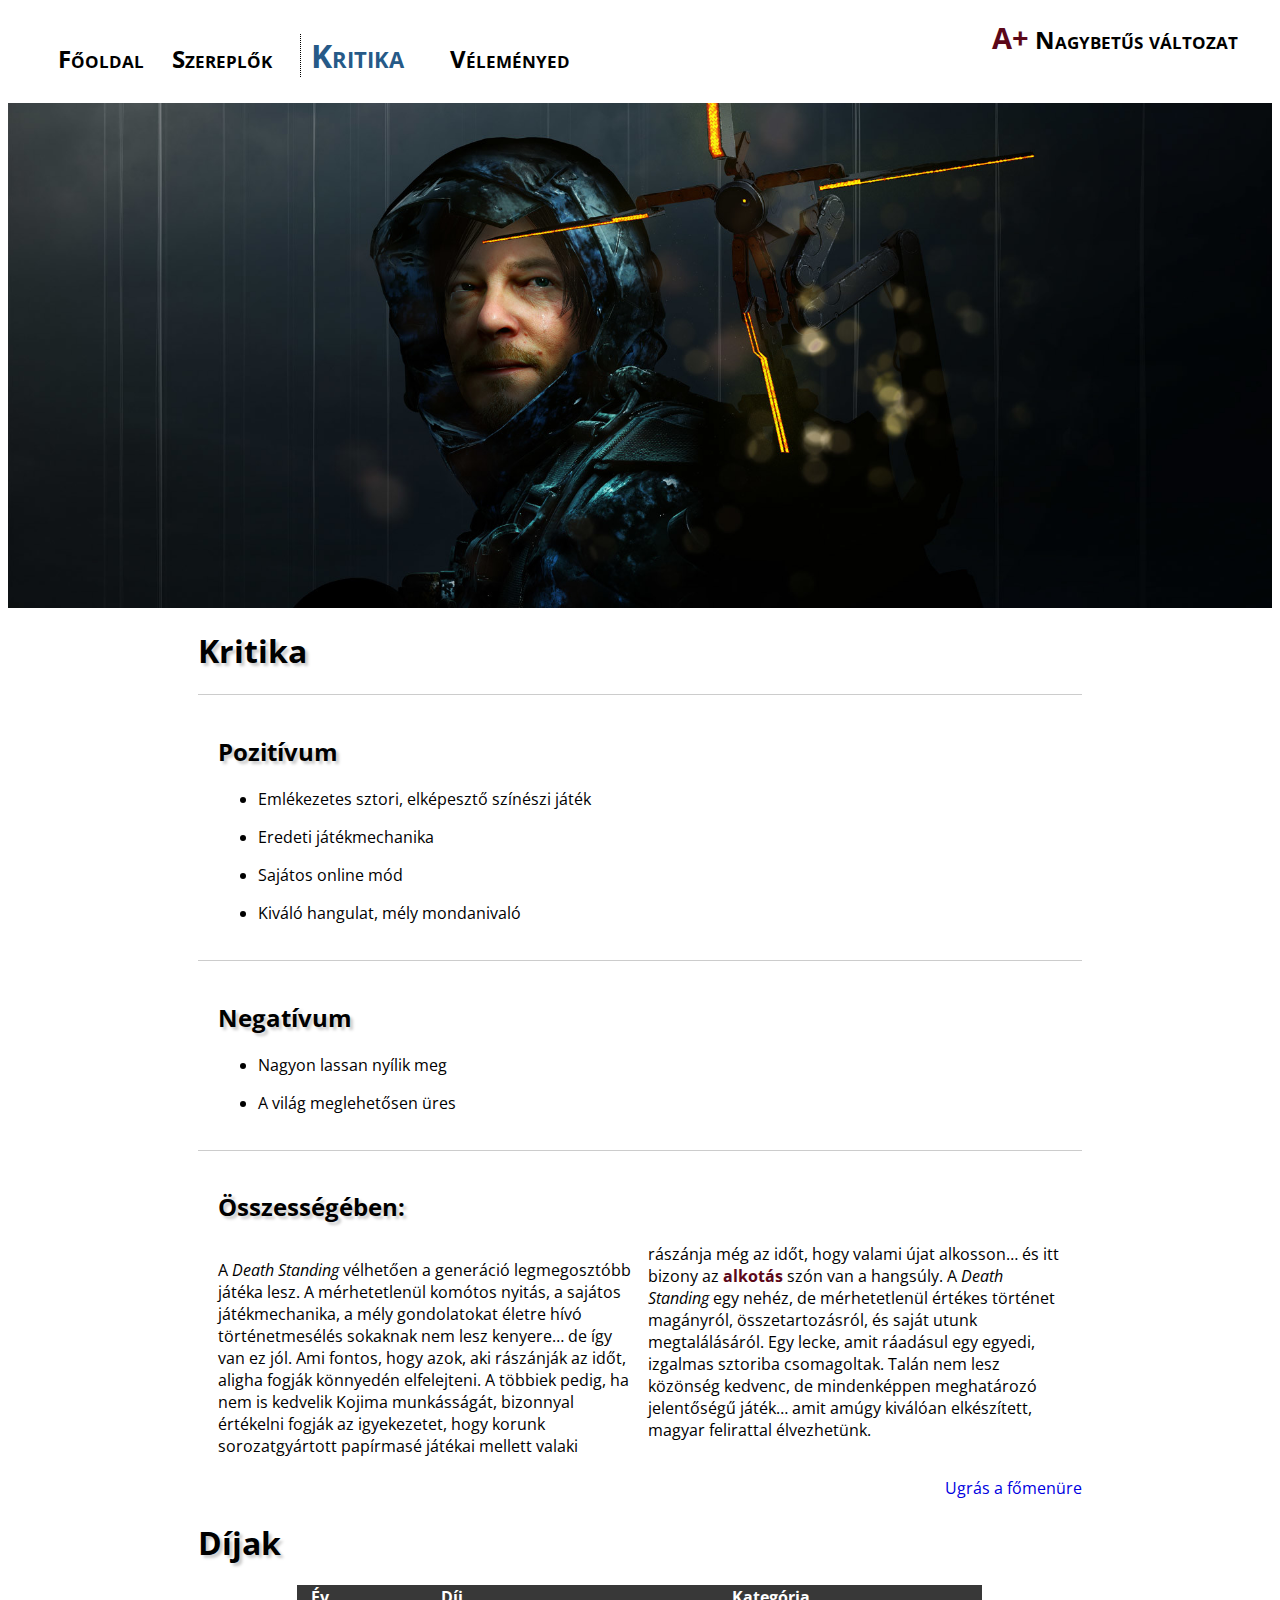
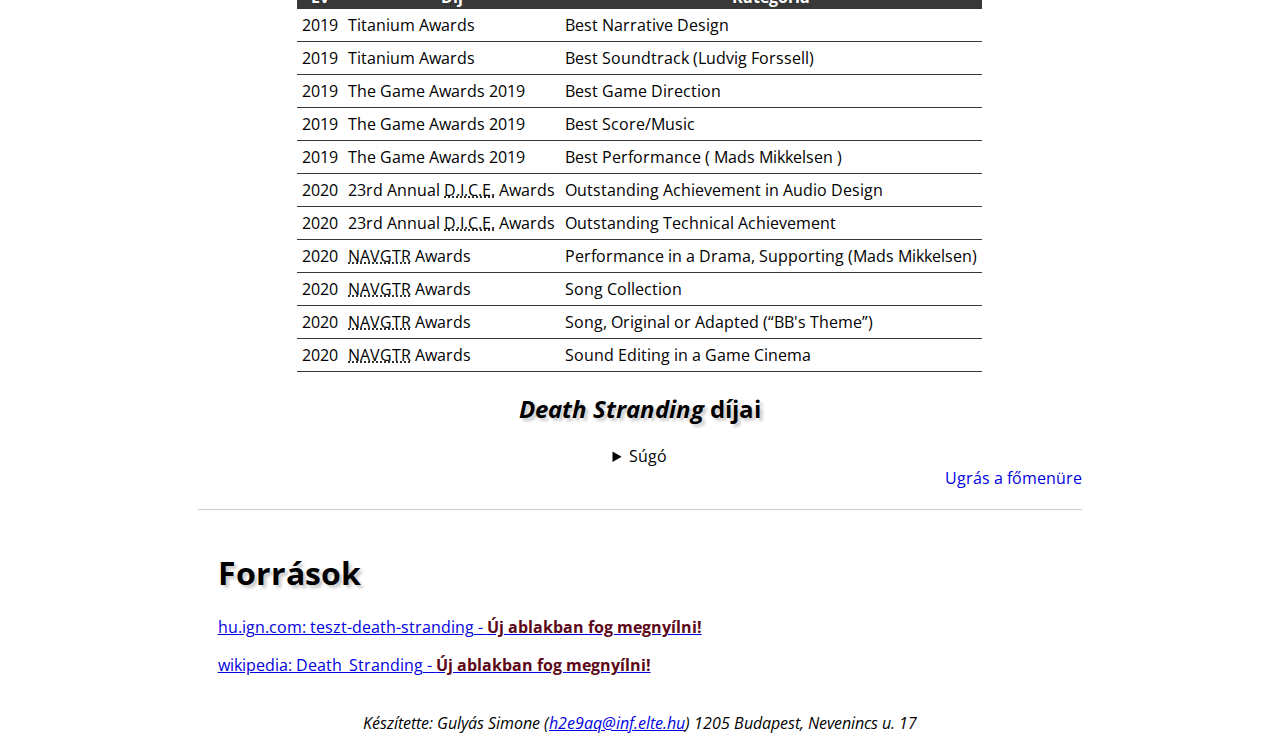
<file: kritika.html>
<!DOCTYPE html>
<html lang="hu">
<head>
    <meta charset="utf-8">
    <title>Fogadtatás</title>
    <meta name="viewport" content="width=device-width, initial-scale=1">
    <link rel="stylesheet" type="text/css" href="css/alap.css" title="normal">
    <link rel="alternate stylesheet" type="text/css" href="css/nagybetus.css" title="nagybetus">
    <script src="scripts/styleswitcher.js"></script>
</head>

<body id="fogadtatas">
<nav id="tartalomraugras">
    <h2 class="rejtett">Ugrás az oldalon belül</h2>
    <a class="rejtett" href="#tartalom">Ugrás a tartalomra</a>
</nav>
<header>
    <div class="fejlec">
        <nav id="gyengenlato"><a id="nagybetu" href="#"
                                 onclick="setActiveStyleSheet('nagybetus'); return false;"><strong>A+</strong> <span
                class="kicsi">Nagybetűs
            változat</span></a>
            <a id="normalbetu" href="#" onclick="setActiveStyleSheet('normal'); return false;"><strong>A-</strong><span
                    class="kicsi">
                Normál változat</span></a>
        </nav>
        <nav id="fomenu">
            <h2 class="rejtett">Főmenü</h2>
            <ul>
                <li><a class="index" href="index.html" title="Összefoglaló">Főoldal</a></li>
                <li><a class="szereplok" href="szereplok.html" title="A játék szereplői">Szereplők</a></li>
                <li><a class="kritika" href="kritika.html"
                       title="A játék kritikája és dijainak összefoglalója">Kritika</a>
                </li>
                <li><a class="velemeny" href="velemenyed.html" title="Itt megírhatod a véleményed">Véleményed</a></li>
            </ul>
        </nav>
    </div>
</header>
<main id="tartalom">
    <article id="kritika">
        <h1>Kritika</h1>
        <section id="pozitivivumok">
            <h2>Pozitívum</h2>
            <ul>
                <li><p> Emlékezetes sztori, elképesztő színészi játék</p></li>
                <li><p>Eredeti játékmechanika</p></li>
                <li><p>Sajátos online mód</p></li>
                <li><p>Kiváló hangulat, mély mondanivaló</p></li>
            </ul>
        </section>
        <section id="negativumok">
            <h2>Negatívum</h2>
            <ul>
                <li><p>Nagyon lassan nyílik meg</p></li>
                <li><p>A világ meglehetősen üres</p></li>
            </ul>
        </section>
        <section id="osszegzes" class="oszlopos">
            <h2>Összességében:</h2>
            <p>
                A <cite lang="en">Death Standing</cite> vélhetően a generáció legmegosztóbb játéka lesz. A
                mérhetetlenül komótos nyitás, a sajátos játékmechanika, a mély gondolatokat életre hívó
                történetmesélés
                sokaknak nem lesz kenyere… de így van ez jól. Ami fontos, hogy azok, aki rászánják az időt, aligha
                fogják
                könnyedén elfelejteni. A többiek pedig, ha nem is kedvelik Kojima munkásságát, bizonnyal értékelni
                fogják az igyekezetet, hogy korunk sorozatgyártott papírmasé játékai mellett valaki rászánja még az
                időt,
                hogy valami újat alkosson… és itt bizony az <strong>alkotás</strong> szón van a hangsúly. A <cite
                    lang="en">Death
                Standing</cite> egy nehéz, de mérhetetlenül értékes történet magányról, összetartozásról, és saját
                utunk
                megtalálásáról. Egy lecke, amit ráadásul egy egyedi, izgalmas sztoriba csomagoltak. Talán nem lesz
                közönség
                kedvenc, de mindenképpen meghatározó jelentőségű játék… amit amúgy kiválóan elkészített, magyar
                felirattal
                élvezhetünk.
            </p>
        </section>
        <nav id="fomenureugras1">
            <h2 class="rejtett">Ugrás a főmenüre</h2>
            <a href="#fomenu">Ugrás a főmenüre</a>
        </nav>
    </article>
    <article id="dijak">
        <h1>Díjak</h1>
        <table>
            <caption>
                <h2><cite lang="en">Death Stranding</cite> díjai</h2>
                <details>
                    <summary>Súgó</summary>
                    <p>(Az alábbi táblázat a játék díjait és jelöléseit tartalmazza.)</p>
                </details>
            </caption>
            <tr>
                <th scope="col">Év</th>
                <th scope="col">Díj</th>
                <th scope="col">Kategória</th>
            </tr>
            <tr>
                <td>
                    <time datetime="2019">2019</time>
                </td>
                <td><span lang="en">Titanium Awards</span></td>
                <td><span lang="en">Best Narrative Design</span></td>
            </tr>
            <tr>
                <td>
                    <time datetime="2019">2019</time>
                </td>
                <td><span lang="en">Titanium Awards</span></td>
                <td><span lang="en">Best Soundtrack (Ludvig Forssell)</span></td>
            </tr>
            <tr>
                <td>
                    <time datetime="2019">2019</time>
                </td>
                <td><span lang="en">The Game Awards</span>
                    <time datetime="2019">2019</time>
                </td>
                <td><span lang="en">Best Game Direction</span></td>
            </tr>
            <tr>
                <td>
                    <time datetime="2019">2019</time>
                </td>
                <td><span lang="en">The Game Awards</span>
                    <time datetime="2019">2019</time>
                </td>
                <td><span lang="en">Best Score/Music</span></td>
            </tr>
            <tr>
                <td>
                    <time datetime="2019">2019</time>
                </td>
                <td><span lang="en">The Game Awards</span>
                    <time datetime="2019">2019</time>
                </td>
                <td><span lang="en">Best Performance ( Mads Mikkelsen )</span></td>
            </tr>
            <tr>
                <td>
                    <time datetime="2020">2020</time>
                </td>
                <td><span lang="en">23rd Annual <abbr
                        title="Design Innovate Communicate Entertain">D.I.C.E.</abbr> Awards</span>
                </td>
                <td><span lang="en">Outstanding Achievement in Audio Design</span></td>
            </tr>
            <tr>
                <td>
                    <time datetime="2020">2020</time>
                </td>
                <td><span lang="en">23rd Annual <abbr
                        title="Design Innovate Communicate Entertain">D.I.C.E.</abbr> Awards</span>
                </td>
                <td><span lang="en">Outstanding Technical Achievement</span></td>
            </tr>
            <tr>
                <td>
                    <time datetime="2020">2020</time>
                </td>
                <td><span lang="en"><abbr lang="en"
                                          title="National Academy of Video Game Testers and Reviewers">NAVGTR</abbr> Awards</span>
                </td>
                <td><span lang="en">Performance in a Drama, Supporting (Mads Mikkelsen)</span></td>
            </tr>
            <tr>
                <td>
                    <time datetime="2020">2020</time>
                </td>
                <td><span lang="en"><abbr lang="en"
                                          title="National Academy of Video Game Testers and Reviewers">NAVGTR</abbr> Awards</span>
                </td>
                <td><span lang="en">Song Collection</span></td>
            </tr>
            <tr>
                <td>
                    <time datetime="2020">2020</time>
                </td>
                <td><span lang="en"><abbr lang="en"
                                          title="National Academy of Video Game Testers and Reviewers">NAVGTR</abbr> Awards</span>
                </td>
                <td><span lang="en">Song, Original or Adapted (<q>BB's Theme</q>)</span></td>
            </tr>
            <tr>
                <td>
                    <time datetime="2020">2020</time>
                </td>
                <td><span lang="en"><abbr lang="en"
                                          title="National Academy of Video Game Testers and Reviewers">NAVGTR</abbr> Awards</span>
                <td><span lang="en">Sound Editing in a Game Cinema</span></td>
            </tr>
        </table>
    </article>
    <nav id="fomenureugras2">
        <h2 class="rejtett">Ugrás a főmenüre</h2>
        <a href="#fomenu">Ugrás a főmenüre</a>
    </nav>
    <article id="forras">
        <h1>Források</h1>
        <p><a target="_blank" href="https://hu.ign.com/death-stranding/53406/review/teszt-death-stranding">hu.ign.com:
            teszt-death-stranding - <strong>Új ablakban fog megnyílni!</strong></a></p>
        <p><a target="_blank" href="https://en.wikipedia.org/wiki/Death_Stranding">wikipedia: Death_Stranding - <strong>Új ablakban fog megnyílni!</strong></a></p>
    </article>
</main>
<footer id="keszito">
    <address>
        Készítette: Gulyás Simone
        <!-- link az email címre mailto: protokollal --> (<a href="mailto:h2e9aq@inf.elte.hu">h2e9aq@inf.elte.hu</a>)
        1205 Budapest, Nevenincs u. 17
    </address>
</footer>
</body>
</html>
</file>
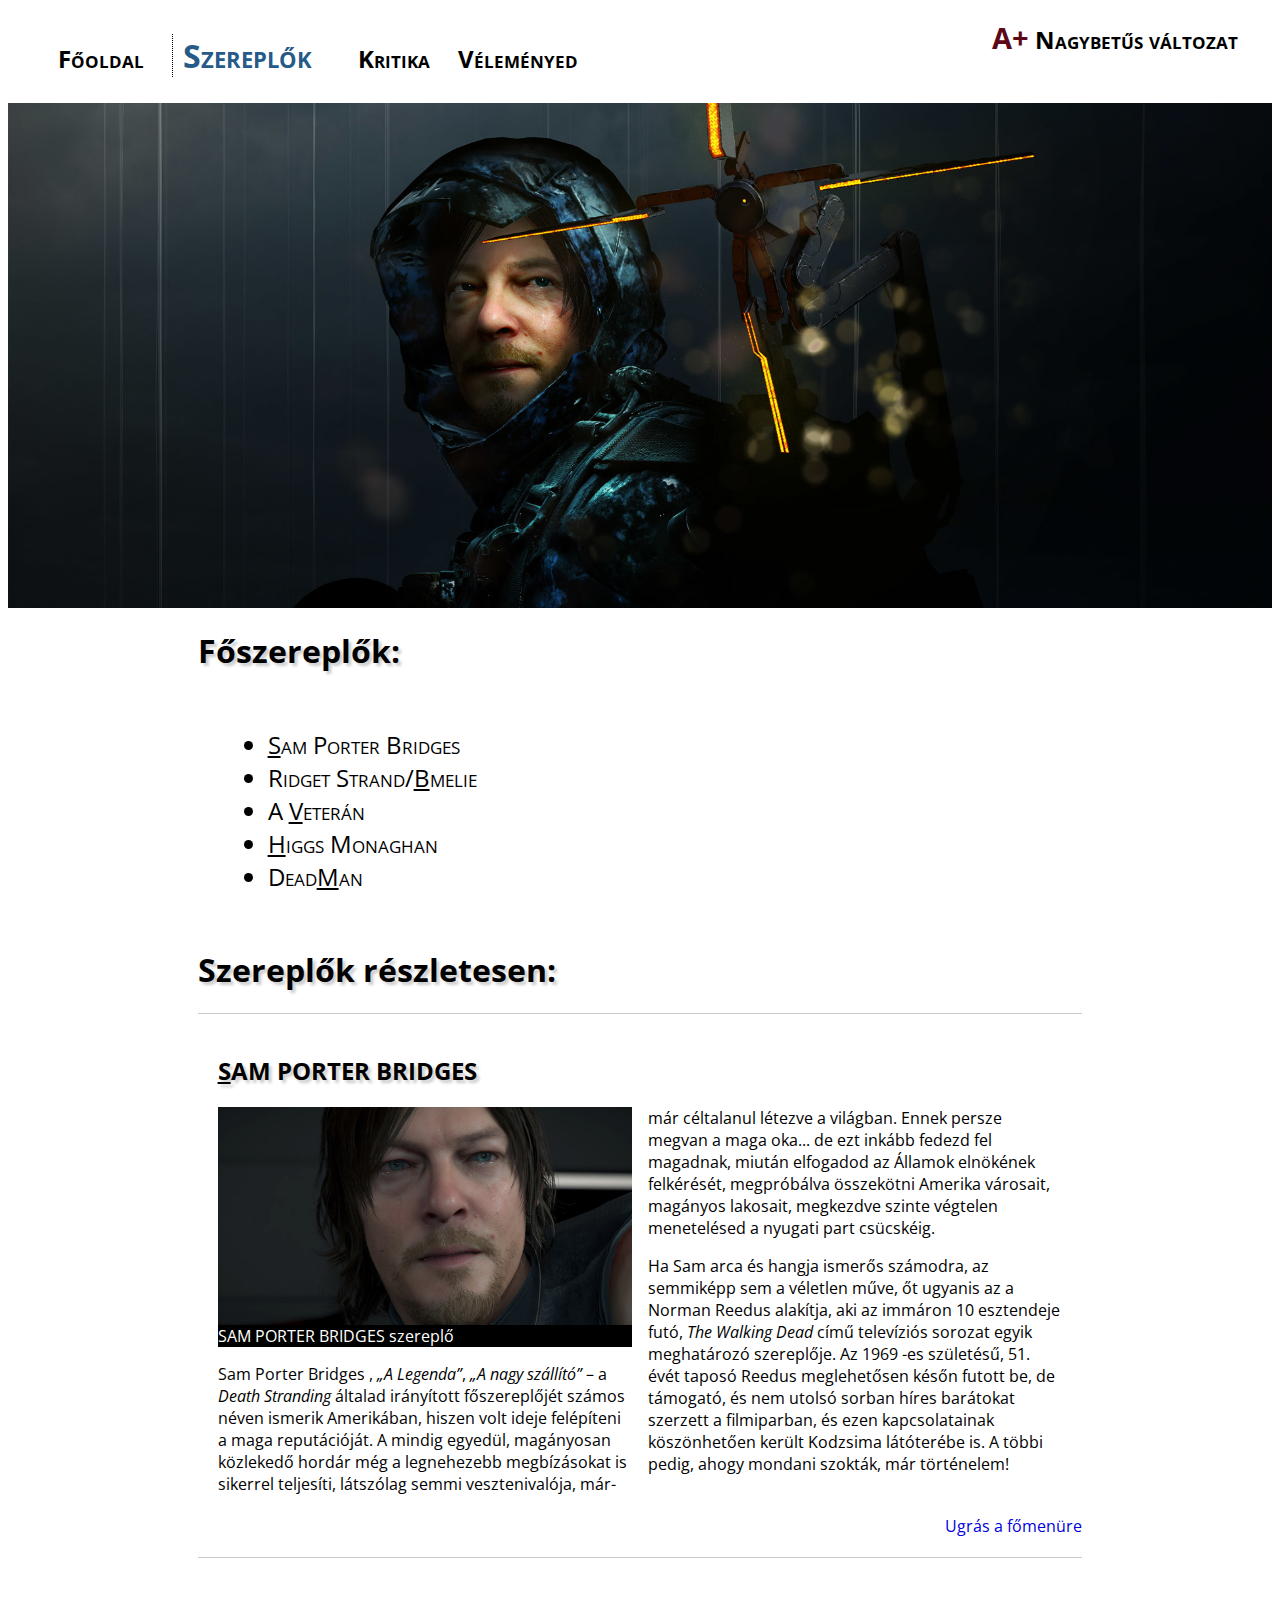
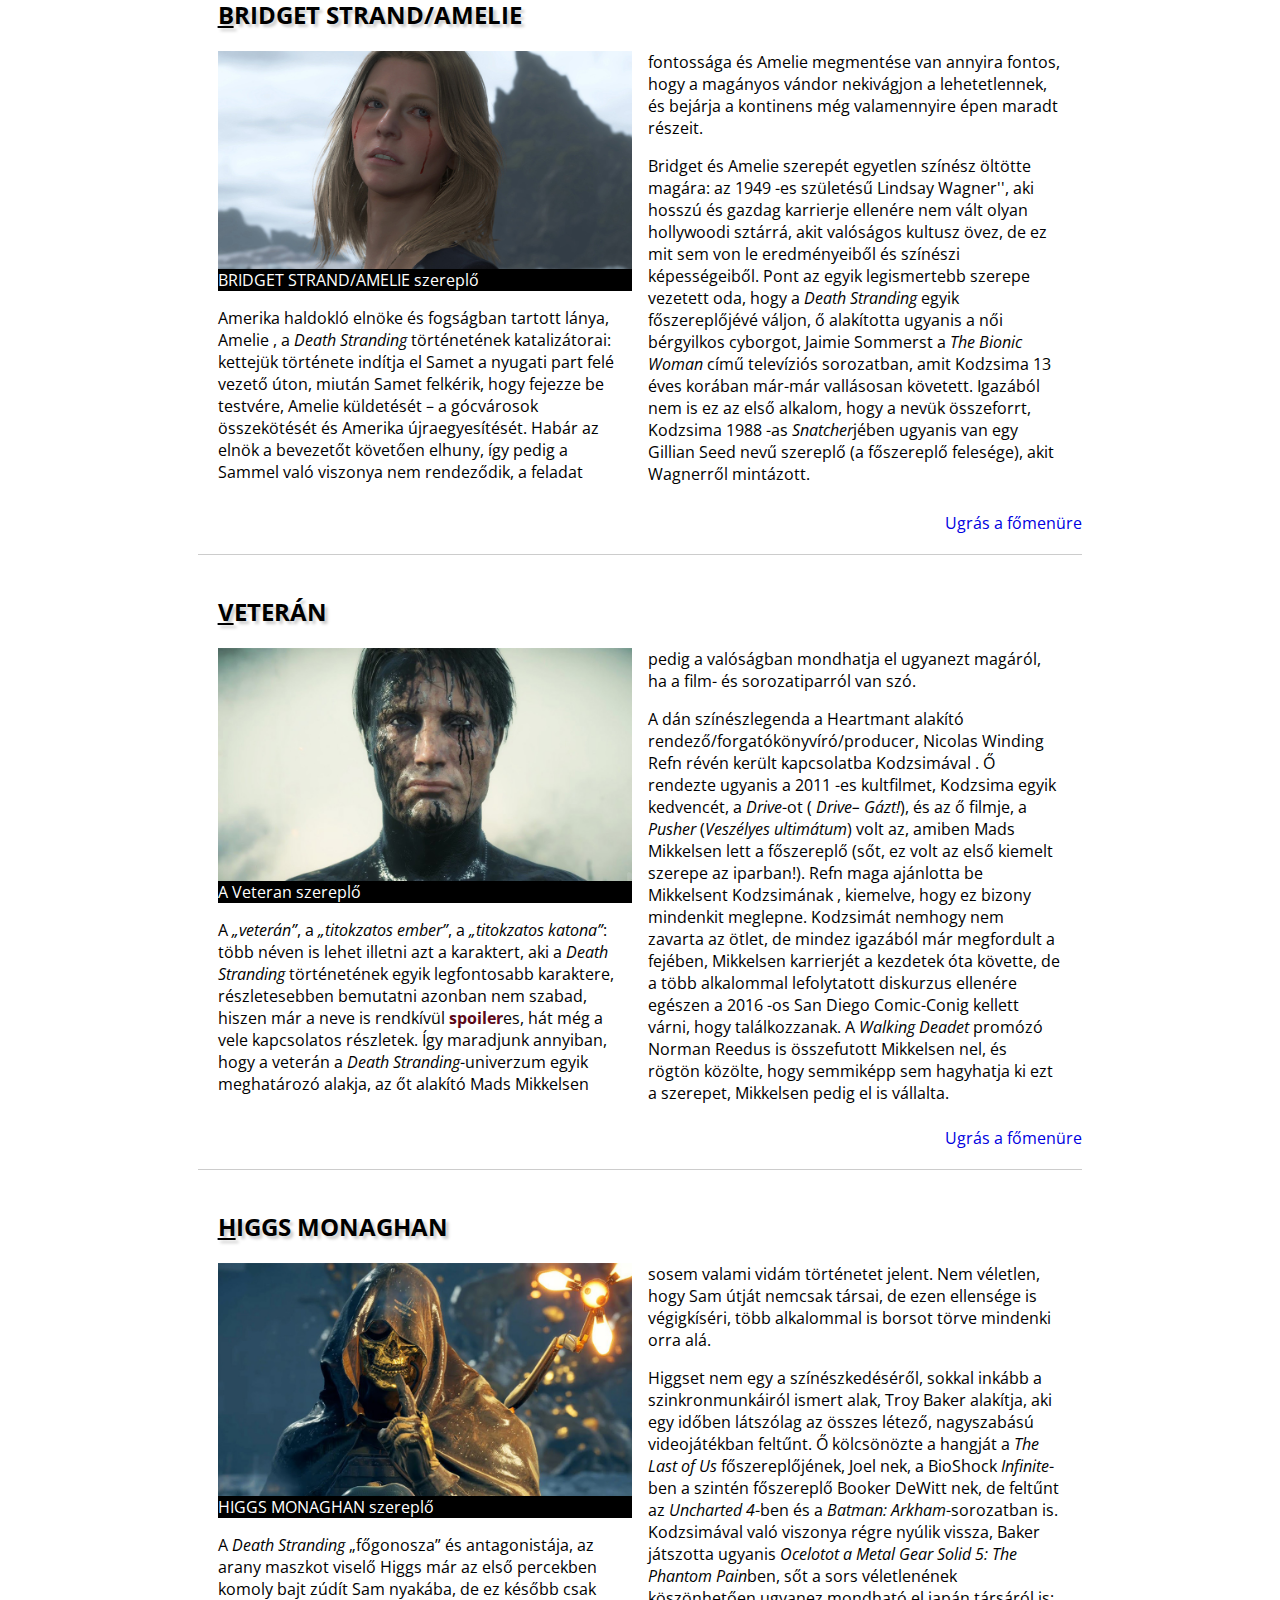
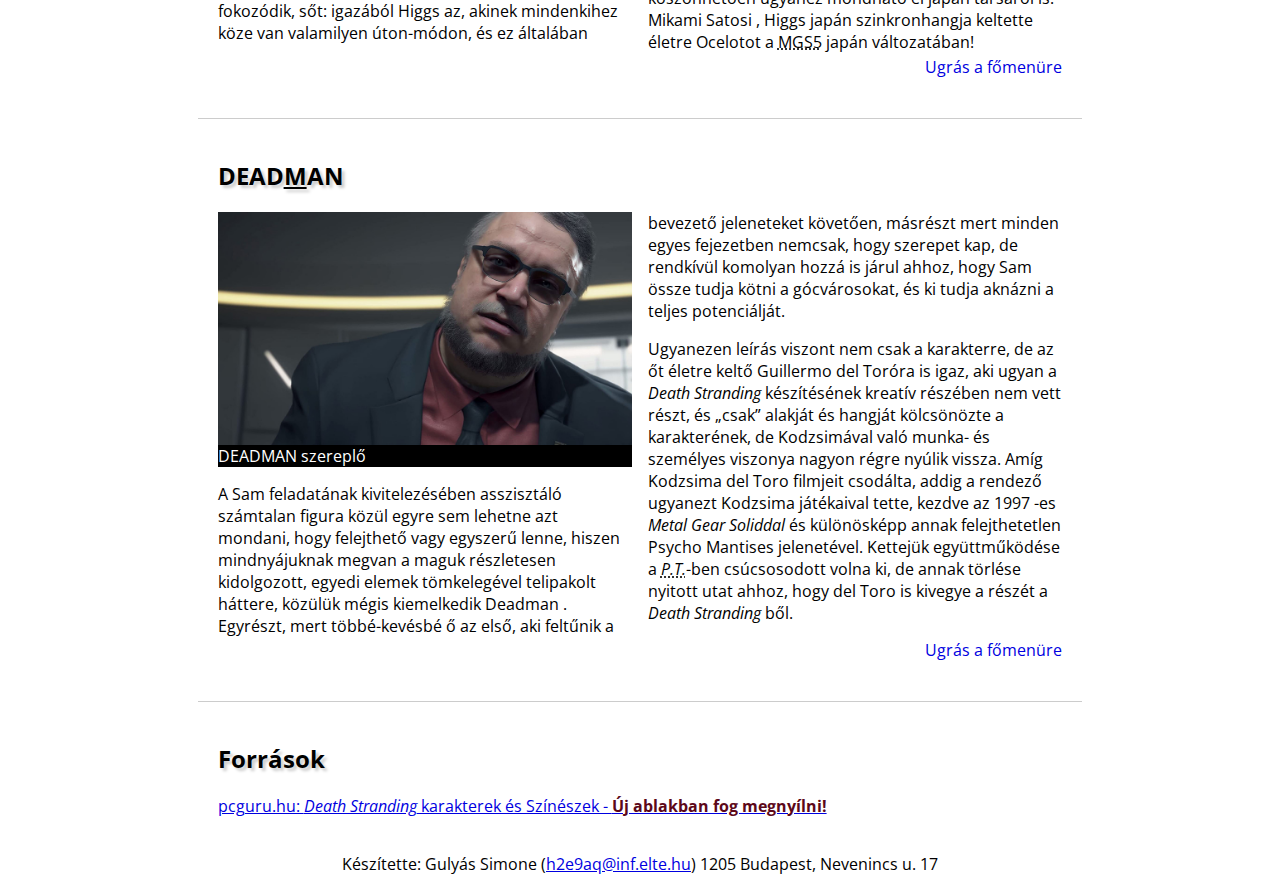
<file: szereplok.html>
<!DOCTYPE html PUBLIC "-//W3C//DTD XHTML 1.0 Strict//EN"
        "http://www.w3.org/TR/xhtml1/DTD/xhtml1-strict.dtd">
<!-- más a dokumentumtípus -->
<html xmlns="http://www.w3.org/1999/xhtml" xml:lang="hu" lang="hu">
<!-- A html tag kiegészül az xml:lang nyelvi paraméterrel -->

<head>
    <title>Szereplők</title>
    <meta http-equiv="Content-Type" content="text/html; charset=utf-8"/>
    <!-- A kódolás meta elem bővebb -->
    <!-- A zárópár nélküli tagek végére / jel kerül -->
    <meta name="viewport" content="width=device-width, initial-scale=1"/>
    <link rel="stylesheet" type="text/css" href="css/alap.css" title="normal"/>
    <link rel="alternate stylesheet" type="text/css" href="css/nagybetus.css" title="nagybetus"/>
    <script type="text/javascript" src="scripts/styleswitcher.js"></script>
</head>

<body id="szereplo">
<div class="nav" id="tartalomraugras">
    <h2 class="rejtett">Ugrás az oldalon belül</h2>
    <a class="rejtett" href="#tartalom">Ugrás a tartalomra</a>
</div>
<div id="header">
    <div class="fejlec">
        <div class="nav" id="gyengenlato"><a id="nagybetu" href="#"
                                             onclick="setActiveStyleSheet('nagybetus'); return false;"><strong>A+</strong>
            <span
                    class="kicsi">Nagybetűs
                változat</span></a>
            <a id="normalbetu" href="#" onclick="setActiveStyleSheet('normal'); return false;"><strong>A-</strong><span
                    class="kicsi">
                Normál változat</span></a>
        </div>
        <div class="nav" id="fomenu">
            <h2 class="rejtett">Főmenü</h2>
            <ul>
                <li><a class="index" href="index.html" title="Összefoglaló">Főoldal</a></li>
                <li><a class="szereplok" href="szereplok.html" title="A játék szereplői">Szereplők</a></li>
                <li><a class="kritika" href="kritika.html"
                       title="A játék kritikája és dijainak összefoglalója">Kritika</a>
                </li>
                <li><a class="velemeny" href="velemenyed.html" title="Itt megírhatod a véleményed">Véleményed</a></li>
            </ul>
        </div>
    </div>
</div>

<div id="tartalom">
    <h1>Főszereplők:</h1>
    <div id="aside">
        <div class="nav" id="oldalmenu">
            <h2 class="rejtett">Oldalmenü</h2>
            <ul>
                <li><a href="#sam" accesskey="s"><span class="underline">S</span>am Porter Bridges</a>
                </li>
                <li><a href="#amelie" accesskey="b">Ridget Strand/<span class="underline">B</span>melie</a>
                </li>
                <li><a href="#veteran" accesskey="v">A <span class="underline">V</span>eterán</a></li>
                <li><a href="#higgs" accesskey="h"><span class="underline">H</span>iggs Monaghan</a>
                </li>
                <li><a href="#deadman" accesskey="m">Dead<span class="underline">M</span>an</a></li>
            </ul>
        </div>
    </div>
    <div class="article" id="szereplok">
        <h1>Szereplők részletesen:</h1>
        <div class="section" id="sam">
            <div class="oszlopos">
                <h2><span class="underline">S</span>AM PORTER BRIDGES</h2>
                <div class="figure">
                    <img src="media/death-stranding-death-stranding-karakterek-es-szineszek-Sam-kicsi.jpg"
                         alt="SAM PORTER BRIDGES szereplő"
                         id="sam_picture"
                         class="responsive"/>
                    <div class="figcaption">SAM PORTER BRIDGES szereplő</div>
                </div>
                <p>
                    Sam Porter Bridges , <i><q>A Legenda</q></i>, <i><q>A nagy szállító</q></i> – a <cite lang="en"
                                                                                                          xml:lang="en">Death
                    Stranding</cite> általad irányított főszereplőjét számos néven ismerik Amerikában, hiszen
                    volt
                    ideje
                    felépíteni a maga reputációját. A mindig egyedül, magányosan közlekedő hordár még a
                    legnehezebb
                    megbízásokat
                    is sikerrel teljesíti, látszólag semmi vesztenivalója, már-már céltalanul létezve a
                    világban.
                    Ennek
                    persze
                    megvan a maga oka... de ezt inkább fedezd fel magadnak, miután elfogadod az Államok
                    elnökének
                    felkérését,
                    megpróbálva összekötni Amerika városait, magányos lakosait, megkezdve szinte végtelen
                    menetelésed a
                    nyugati
                    part csücskéig.
                </p>
                <p>Ha Sam arca és hangja ismerős számodra, az semmiképp sem a véletlen
                    műve, őt ugyanis az a
                    Norman
                    Reedus alakítja, aki az immáron 10 esztendeje futó, <cite lang="en" xml:lang="en">The Walking
                        Dead</cite>
                    című
                    televíziós sorozat egyik meghatározó szereplője. Az
                    1969
                    -es születésű, 51. évét taposó Reedus meglehetősen későn futott be, de támogató, és nem
                    utolsó
                    sorban híres barátokat szerzett a filmiparban, és ezen kapcsolatainak köszönhetően került
                    Kodzsima
                    látóterébe is. A többi pedig, ahogy mondani szokták, már
                    történelem!
                </p>
            </div>
        </div>
        <div class="nav" id="fomenureugras1">
            <h2 class="rejtett">Ugrás a főmenüre</h2>
            <a href="#fomenu">Ugrás a főmenüre</a>
        </div>
        <div class="section" id="amelie">
            <div class="oszlopos">
                <h2><span class="underline">B</span>RIDGET STRAND/AMELIE</h2>
                <div class="figure">
                    <img src="media/death-stranding-death-stranding-karakterek-es-szineszek-Amilie-kicsi.jpg"
                         alt="BRIDGET STRAND/AMELIE szereplő"
                         id="amelie_picture"
                         class="responsive"/>
                    <div class="figcaption">BRIDGET STRAND/AMELIE szereplő</div>
                </div>
                <p>
                    Amerika haldokló elnöke és fogságban tartott lánya, Amelie , a <cite lang="en" xml:lang="en">Death
                    Stranding</cite>
                    történetének katalizátorai: kettejük története indítja el Samet a nyugati part felé vezető úton,
                    miután Samet felkérik, hogy fejezze be testvére, Amelie küldetését – a gócvárosok
                    összekötését és Amerika újraegyesítését. Habár az elnök a bevezetőt követően elhuny, így pedig a
                    Sammel való viszonya nem rendeződik, a feladat fontossága és Amelie megmentése van annyira
                    fontos, hogy a magányos vándor nekivágjon a lehetetlennek, és bejárja a kontinens még valamennyire
                    épen
                    maradt részeit.
                </p>
                <p>
                    Bridget és Amelie szerepét egyetlen színész öltötte magára: az
                    1949
                    -es születésű Lindsay Wagner'', aki hosszú és gazdag karrierje ellenére nem vált olyan hollywoodi
                    sztárrá, akit valóságos kultusz övez, de ez mit sem von le eredményeiből és színészi képességeiből.
                    Pont
                    az egyik legismertebb szerepe vezetett oda, hogy a <cite lang="en" xml:lang="en">Death
                    Stranding</cite> egyik
                    főszereplőjévé váljon, ő alakította ugyanis a női bérgyilkos <span lang="en">cyborgot</span>, Jaimie Sommerst a
                    <cite lang="en" xml:lang="en">The Bionic Woman</cite> című televíziós sorozatban, amit Kodzsima 13
                    éves
                    korában már-már vallásosan követett. Igazából nem is ez az első alkalom, hogy a nevük összeforrt,
                    Kodzsima
                    1988
                    -as <cite lang="en" xml:lang="en">Snatcher</cite>jében ugyanis van egy Gillian Seed
                    nevű szereplő (a főszereplő felesége), akit Wagnerről mintázott.
                </p>
            </div>
        </div>
        <div class="nav" id="fomenureugras2">
            <h2 class="rejtett">Ugrás a főmenüre</h2>
            <a href="#fomenu">Ugrás a főmenüre</a>
        </div>

        <div class="section" id="veteran">
            <div class="oszlopos">
                <h2><span class="underline">V</span>ETERÁN</h2>

                <div class="figure">
                    <img src="media/death-stranding-death-stranding-karakterek-Veteran-kicsi.jpg" alt="A Veteran szereplő"
                         id="veteran_picture"
                         class="responsive"/>
                    <div class="figcaption">A Veteran szereplő</div>
                </div>
                <p>A <i><q>veterán</q></i>, a <i><q>titokzatos ember</q></i>, a <i><q>titokzatos katona</q></i>: több
                    néven is lehet illetni
                    azt
                    a karaktert, aki a
                    <cite lang="en" xml:lang="en">Death Stranding</cite> történetének egyik legfontosabb karaktere,
                    részletesebben
                    bemutatni
                    azonban nem szabad, hiszen már a neve is rendkívül <strong lang="en" xml:lang="en">spoiler</strong>es,
                    hát még a
                    vele
                    kapcsolatos részletek. Így maradjunk annyiban, hogy a veterán a <cite lang="en" xml:lang="en">Death
                        Stranding</cite>-univerzum
                    egyik meghatározó alakja, az őt alakító Mads Mikkelsen pedig a valóságban mondhatja el ugyanezt
                    magáról, ha a film- és sorozatiparról van szó. </p>
                <p>
                    A dán színészlegenda a Heartmant alakító rendező/forgatókönyvíró/producer, Nicolas Winding
                    Refn révén került kapcsolatba Kodzsimával . Ő rendezte ugyanis a
                    2011
                    -es kultfilmet, Kodzsima egyik kedvencét, a <cite lang="en" xml:lang="en">Drive</cite>-ot
                    (<cite><span lang="en" xml:lang="en"> Drive</span>– Gázt!</cite>), és az ő filmje, a <cite lang="en"
                                                                                                               xml:lang="en">Pusher</cite>
                    (<cite>Veszélyes ultimátum</cite>) volt az, amiben Mads Mikkelsen lett a főszereplő (sőt, ez volt
                    az első kiemelt szerepe az iparban!). Refn maga ajánlotta be Mikkelsent Kodzsimának ,
                    kiemelve, hogy ez bizony mindenkit meglepne. Kodzsimát nemhogy nem zavarta az ötlet, de mindez
                    igazából már megfordult a fejében, Mikkelsen karrierjét a kezdetek óta követte, de a több
                    alkalommal lefolytatott diskurzus ellenére egészen a
                    2016
                    -os <span lang="en" xml:lang="en">San Diego Comic-Conig</span> kellett várni, hogy találkozzanak.
                    A <cite lang="en" xml:lang="en"> Walking Deadet</cite> promózó Norman Reedus is összefutott
                    Mikkelsen nel, és
                    rögtön
                    közölte, hogy
                    semmiképp sem hagyhatja ki ezt a szerepet, Mikkelsen pedig el is vállalta.
                </p>
            </div>
        </div>
        <div class="nav" id="fomenureugras3">
            <h2 class="rejtett">Ugrás a főmenüre</h2>
            <a href="#fomenu">Ugrás a főmenüre</a>
        </div>
        <div class="section" id="higgs">
            <div class="oszlopos">
                <h2><span class="underline">H</span>IGGS MONAGHAN</h2>

                <div class="figure">
                    <img src="media/death-stranding-death-stranding-karakterek-es-szineszek-Higgs-kicsi.jpg"
                         alt="HIGGS MONAGHAN szereplő"
                         id="higgs_picture"
                         class="responsive"/>
                    <div class="figcaption">HIGGS MONAGHAN szereplő</div>
                </div>
                <p>
                    A <cite lang="en" xml:lang="en">Death Stranding</cite> „főgonosza” és antagonistája, az arany
                    maszkot viselő Higgs
                    már az első percekben komoly bajt zúdít Sam nyakába, de ez később csak fokozódik, sőt: igazából
                    Higgs az, akinek mindenkihez köze van valamilyen úton-módon, és ez általában sosem valami vidám
                    történetet jelent. Nem véletlen, hogy Sam útját nemcsak társai, de ezen ellensége is végigkíséri,
                    több
                    alkalommal is borsot törve mindenki orra alá.
                </p>
                <p>
                    Higgset nem egy a színészkedéséről, sokkal inkább a szinkronmunkáiról ismert alak, Troy
                    Baker alakítja, aki egy időben látszólag az összes létező, nagyszabású videojátékban feltűnt. Ő
                    kölcsönözte a hangját a <cite lang="en" xml:lang="en">The Last of Us</cite> főszereplőjének, Joel
                    nek, a
                    <span lang="en" xml:lang="en">BioShock</span> <cite lang="en" xml:lang="en">Infinite</cite>-ben a
                    szintén főszereplő Booker
                    DeWitt
                    nek, de
                    feltűnt az <cite lang="en" xml:lang="en">Uncharted 4</cite>-ben és a <cite lang="en" xml:lang="en">Batman:
                    Arkham</cite>-sorozatban
                    is. Kodzsimával való viszonya régre nyúlik vissza, Baker játszotta ugyanis <cite lang="en"
                                                                                                     xml:lang="en">Ocelotot
                    a Metal Gear Solid 5: The Phantom Pain</cite>ben, sőt a sors véletlenének köszönhetően ugyanez
                    mondható el japán társáról is: Mikami Satosi , Higgs japán szinkronhangja keltette életre
                    Ocelotot a <abbr lang="en" xml:lang="en" title="Metal Gear Solid 5">MGS5</abbr> japán változatában!
                </p>
            </div>
            <div class="nav" id="fomenureugras4">
                <h2 class="rejtett">Ugrás a főmenüre</h2>
                <a href="#fomenu">Ugrás a főmenüre</a>
            </div>
        </div>
        <div class="section" id="deadman">
            <div class="oszlopos">

                <h2>DEAD<span class="underline">M</span>AN</h2>

                <div class="figure">
                    <img src="media/death-stranding-death-stranding-karakterek-es-szineszek-Deadman-kicsi.jpg"
                         alt="DEADMAN szereplő"
                         id="deadman_picture"
                         class="responsive"/>
                    <div class="figcaption">DEADMAN szereplő</div>
                </div>
                <p>
                    A Sam feladatának kivitelezésében asszisztáló számtalan figura közül egyre sem lehetne azt
                    mondani,
                    hogy felejthető vagy egyszerű lenne, hiszen mindnyájuknak megvan a maguk részletesen
                    kidolgozott,
                    egyedi
                    elemek tömkelegével telipakolt háttere, közülük mégis kiemelkedik Deadman . Egyrészt, mert
                    többé-kevésbé ő az első, aki feltűnik a bevezető jeleneteket követően, másrészt mert minden
                    egyes
                    fejezetben nemcsak, hogy szerepet kap, de rendkívül komolyan hozzá is járul ahhoz, hogy Sam
                    össze
                    tudja kötni a gócvárosokat, és ki tudja aknázni a teljes potenciálját.
                </p>
                <p>
                    Ugyanezen leírás viszont nem csak a karakterre, de az őt életre keltő Guillermo del Toróra is
                    igaz, aki ugyan a <cite lang="en" xml:lang="en">Death Stranding</cite> készítésének kreatív részében
                    nem vett
                    részt,
                    és „csak” alakját és hangját kölcsönözte a karakterének, de Kodzsimával való munka- és személyes
                    viszonya nagyon régre nyúlik vissza. Amíg Kodzsima del Toro filmjeit csodálta, addig a rendező
                    ugyanezt Kodzsima játékaival tette, kezdve az
                    1997
                    -es <cite lang="en" xml:lang="en">Metal Gear Soliddal</cite> és különösképp annak felejthetetlen
                    <span lang="en" xml:lang="en">Psycho Mantises</span> jelenetével. Kettejük együttműködése a <cite
                        lang="en" xml:lang="en"><abbr
                        lang="en" xml:lang="en" title="playable teaser">P.T.</abbr></cite>-ben
                    csúcsosodott volna ki, de annak törlése nyitott utat ahhoz, hogy del Toro is kivegye a részét a
                    <cite lang="en" xml:lang="en">Death Stranding</cite> ből.
                </p>
            </div>
            <div class="nav" id="fomenureugras5">
                <h2 class="rejtett">Ugrás a főmenüre</h2>
                <a href="#fomenu">Ugrás a főmenüre</a>
            </div>
        </div>
    </div>
    <div class="article" id="forras">
        <h2>Források</h2>
        <p>
            <a onclick="this.target='_blank'"
               href="https://www.pcguru.hu/hirek/death-stranding-karakterek-es-szineszek-%C3%A9rdekesseg-pc-ps4/52892">pcguru.hu:
                <cite lang="en" xml:lang="en">Death Stranding</cite> karakterek és Színészek - <strong>Új ablakban fog megnyílni!</strong></a>
        </p>
    </div>
</div>

<div id="keszito">
    <div id="address">
        Készítette: Gulyás Simone
        <!-- link az email címre mailto: protokollal --> (<a
            href="mailto:h2e9aq@inf.elte.hu">h2e9aq@inf.elte.hu</a>)
        1205 Budapest, Nevenincs u. 17
    </div>
</div>

</body>
</html>
</file>
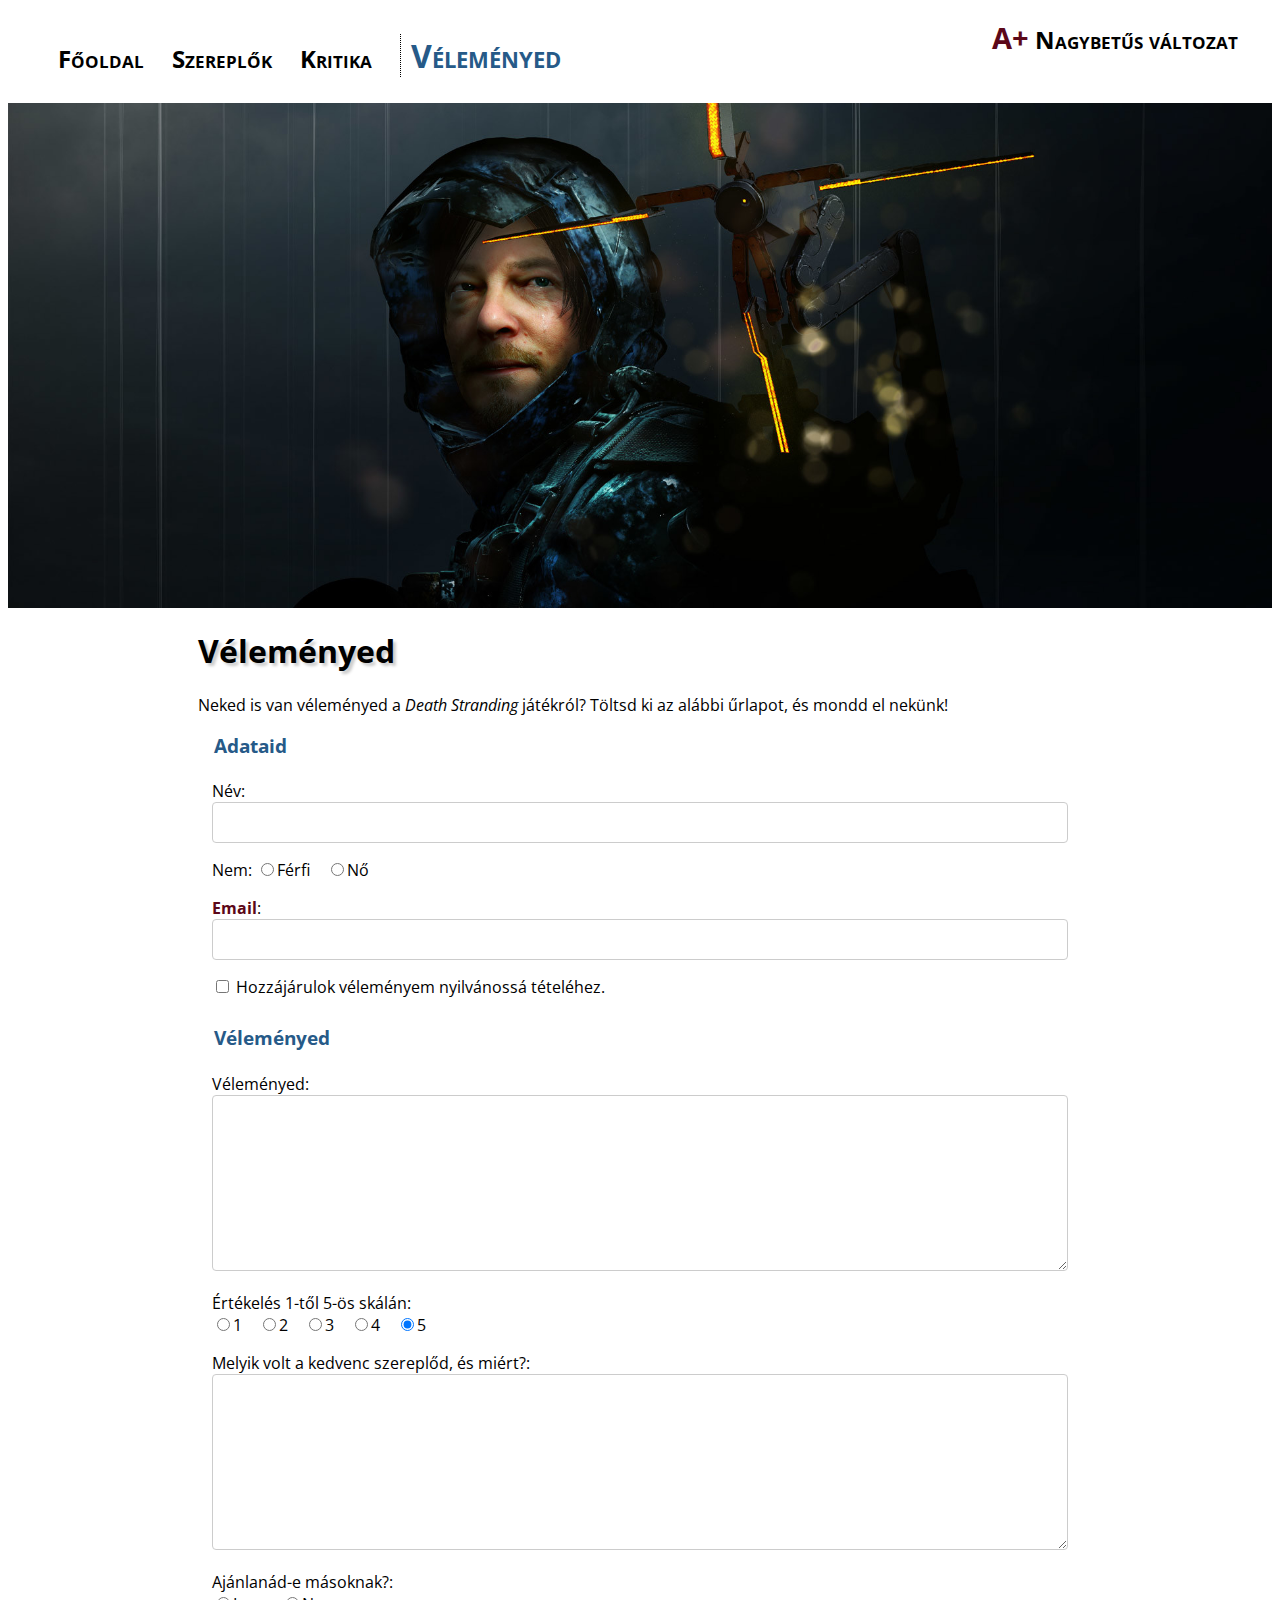
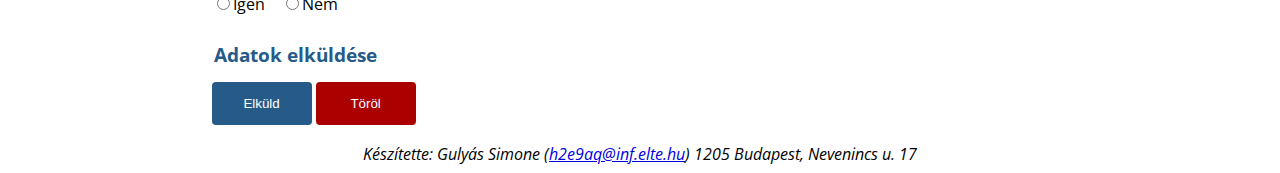
<file: velemenyed.html>
<!DOCTYPE html>
<html lang="hu">
<head>
    <meta charset="utf-8">
    <title>Vélemény</title>
    <meta name="viewport" content="width=device-width, initial-scale=1">
    <link rel="stylesheet" type="text/css" href="css/alap.css" title="normal">
    <link rel="alternate stylesheet" type="text/css" href="css/nagybetus.css" title="nagybetus">
    <script src="scripts/styleswitcher.js"></script>
</head>

<body id="hozzaszolas">
<nav id="tartalomraugras">
    <h2 class="rejtett">Ugrás az oldalon belül</h2>
    <a class="rejtett" href="#tartalom">Ugrás a tartalomra</a>
</nav>
<header>
    <div class="fejlec">
        <nav id="gyengenlato"><a id="nagybetu" href="#"
                                 onclick="setActiveStyleSheet('nagybetus'); return false;"><strong>A+</strong> <span
                class="kicsi">Nagybetűs
            változat</span></a>
            <a id="normalbetu" href="#" onclick="setActiveStyleSheet('normal'); return false;"><strong>A-</strong><span
                    class="kicsi">
                Normál változat</span></a>
        </nav>
        <nav id="fomenu">
            <h2 class="rejtett">Főmenü</h2>
            <ul>
                <li><a class="index" href="index.html" title="Összefoglaló">Főoldal</a></li>
                <li><a class="szereplok" href="szereplok.html" title="A játék szereplői">Szereplők</a></li>
                <li><a class="kritika" href="kritika.html"
                       title="A játék kritikája és dijainak összefoglalója">Kritika</a>
                </li>
                <li><a class="velemeny" href="velemenyed.html" title="Itt megírhatod a véleményed">Véleményed</a></li>
            </ul>
        </nav>
    </div>
</header>
<main id="tartalom">
    <div id="velemeny">
        <h1>Véleményed</h1>
        <p>Neked is van véleményed a <cite lang="en">Death Stranding</cite> játékról? Töltsd ki az alábbi űrlapot,
            és
            mondd el nekünk!</p>
        <form action="mailto:h2e9aq@inf.elte.hu" method="post" enctype="text/plain">
            <fieldset>
                <legend>Adataid</legend>
                <p><label>Név: <input type="text" name="nev" id="nev" size="60" maxlength="60"> </label></p>
                <p>Nem:
                    <input type="radio" name="nem" id="nem1" value="Férfi"><label for="nem1">Férfi</label>
                    <input type="radio" name="nem" id="nem2" value="Nő"><label for="nem2">Nő</label>
                </p>
                <p><label><strong>Email</strong>: <input type="email" name="email" id="email" size="60" maxlength="60" required></label>
                </p>
                <p><input type="checkbox" name="nyilvanos" id="nyilvanos" value="igen"> <label
                        for="nyilvanos">Hozzájárulok
                    véleményem nyilvánossá tételéhez.</label></p>
            </fieldset>
            <fieldset>
                <legend>Véleményed</legend>
                <p>
                    <label>Véleményed:<br>
                        <textarea cols="60" rows="10" name="velemenyed" id="velemenyed" maxlength="900"></textarea><br>
                    </label>
                </p>
                <p>Értékelés 1-től 5-ös skálán:<br>
                    <input type="radio" name="ertekeles" id="v1" value="1"><label for="v1">1</label>
                    <input type="radio" name="ertekeles" id="v2" value="2"><label for="v2">2</label>
                    <input type="radio" name="ertekeles" id="v3" value="3"><label for="v3">3</label>
                    <input type="radio" name="ertekeles" id="v4" value="4"><label for="v4">4</label>
                    <input type="radio" name="ertekeles" id="v5" value="5" checked><label for="v5">5</label></p>
                <p>
                    <label>Melyik volt a kedvenc szereplőd, és miért?:<br>
                        <textarea cols="60" rows="10" name="kedvencszereplo"
                                  id="kedvencszereplo" maxlength="900"></textarea></label>
                </p>
                <p>
                    Ajánlanád-e másoknak?:<br>
                    <input type="radio" name="ajanlas" id="a1" value="Igen"><label for="a1">Igen</label>
                    <input type="radio" name="ajanlas" id="a2" value="Nem"><label for="a2">Nem</label>
                </p>
            </fieldset>
            <fieldset>
                <legend>Adatok elküldése</legend>
                        <input type="submit" value="Elküld" >
                        <input type="reset" value="Töröl" >
            </fieldset>
        </form>
    </div>
</main>
<footer id="keszito">
    <address>
        Készítette: Gulyás Simone
        <!-- link az email címre mailto: protokollal --> (<a
            href="mailto:h2e9aq@inf.elte.hu">h2e9aq@inf.elte.hu</a>)
        1205 Budapest, Nevenincs u. 17
    </address>
</footer>
</body>
</html>
</file>
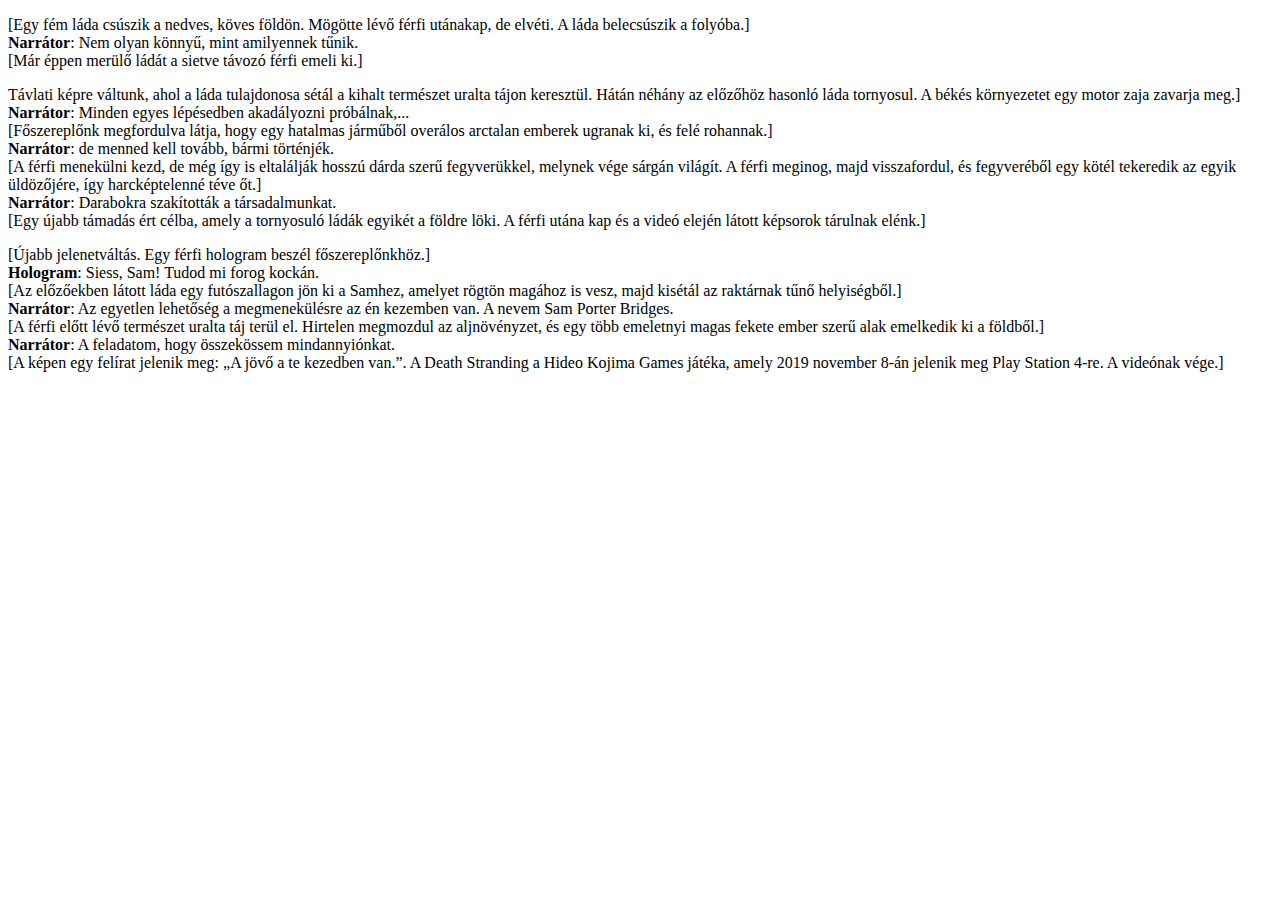
<file: video_leiras.html>
<!DOCTYPE html>
<html lang="hu">
<head>
    <meta charset="utf-8">
    <title>Videó leírása</title>
    <meta name="viewport" content="width=device-width, initial-scale=1">
</head>
<body>
<p> [Egy fém láda csúszik a nedves, köves földön. Mögötte lévő férfi utánakap, de elvéti. A láda belecsúszik a folyóba.]
    <br><strong>Narrátor</strong>: Nem olyan könnyű, mint amilyennek tűnik.<br>
    [Már éppen merülő ládát a sietve távozó férfi emeli ki.] </p>
<p> Távlati képre váltunk, ahol a láda tulajdonosa sétál a kihalt természet uralta tájon keresztül. Hátán néhány az
    előzőhöz hasonló láda tornyosul. A békés környezetet egy motor zaja zavarja meg.]
    <br><strong>Narrátor</strong>: Minden egyes lépésedben akadályozni próbálnak,...<br>
    [Főszereplőnk megfordulva látja, hogy egy hatalmas járműből overálos arctalan emberek ugranak ki, és felé rohannak.]
    <br><strong>Narrátor</strong>: de menned kell tovább, bármi történjék.<br>
    [A férfi menekülni kezd, de még így is eltalálják hosszú dárda szerű fegyverükkel, melynek vége sárgán világít. A
    férfi meginog, majd visszafordul, és fegyveréből egy kötél tekeredik az egyik üldözőjére, így harcképtelenné téve
    őt.]
    <br><strong>Narrátor</strong>: Darabokra szakították a társadalmunkat.<br>
    [Egy újabb támadás ért célba, amely a tornyosuló ládák egyikét a földre löki. A férfi utána kap és a videó elején
    látott képsorok tárulnak elénk.] </p>
<p>[Újabb jelenetváltás. Egy férfi hologram beszél főszereplőnkhöz.]
    <br> <strong>Hologram</strong>: Siess, Sam! Tudod mi forog kockán.<br>
    [Az előzőekben látott láda egy futószallagon jön ki a Samhez, amelyet rögtön magához is vesz, majd kisétál az
    raktárnak tűnő helyiségből.]
    <br><strong>Narrátor</strong>: Az egyetlen lehetőség a megmenekülésre az én kezemben van. A nevem Sam Porter Bridges.<br>
    [A férfi előtt lévő természet uralta táj terül el. Hirtelen megmozdul az aljnövényzet, és egy több emeletnyi magas
    fekete ember szerű alak emelkedik ki a földből.]
    <br><strong>Narrátor</strong>: A feladatom, hogy összekössem mindannyiónkat.<br>
    [A képen egy felírat jelenik meg: <q>A jövő a te kezedben van.</q>. A Death Stranding a Hideo Kojima Games játéka,
    amely 2019 november 8-án jelenik meg <span lang="en">Play Station 4</span>-re. A videónak vége.]
</p>
</body>
</html>
</file>
<file: css/alap.css>
@import 'https://fonts.googleapis.com/css?family=Open+Sans&display=swap';

html
{
    font-family: 'Open Sans',Arial,Helvetica,sans-serif;;
}
/*-------------header-----------*/
header,#header
{
    background-image: url("../media/death-stranding-cover1.jpg");
    background-repeat: no-repeat;
    background-size: cover;
    min-height: 600px;
    top: 40px;
    left: 40px;
    background-position: 40% 10%;
}
header div#felirat
{
    background: rgba(255, 255, 255, 0.6);
    width: 400px;
    margin: 10px;
    padding: 0 10px 0 10px;
    position: absolute;
    top: 400px;
    left: 30px;
    z-index: 1;
}

#index nav .index,#szereplo nav .szereplok, #fogadtatas nav .kritika, #hozzaszolas nav .velemeny{
    font-size: 2em;
    color: #265a88;
    border-left: 1px dotted black;
    padding: 0 10px;
}
#index .nav .index,#szereplo .nav .szereplok, #fogadtatas .nav .kritika, #hozzaszolas .nav .velemeny{
    font-size: 2em;
    color: #265a88;
    border-left: 1px dotted black;
    padding: 0 10px;
}
.fejlec
{
    padding: 10px 10px 10px 10px;
    background-color: white;
    margin-top: 0;
    margin-bottom: 0;
}
h2 {
     column-span: all;
 }
strong
{
    color: #5c0819;
    font-weight: bold;
}
header nav ul li , #header .nav ul li
{
    display: inline;
    white-space: nowrap;
}

header nav a, #header .nav a
{
    color: black;
    text-decoration: none;
    font-weight: bold;
    font-variant: small-caps;
    font-size: 1.5em;
    margin-right: 1em;
}
nav#gyengenlato, #header .nav#gyengenlato  {
    position:relative;
    vertical-align:middle;
    float: right;
}
nav#gyengenlato strong,.nav#gyengenlato strong
{
    font-size:120%;
}
a#normalbetu {display: none}
/*------------main------------*/
main nav, #tartalom .nav
{

    text-align: right;
    margin-bottom: 20px;
}
main aside nav, #tartalom #aside .nav
{
    text-align: left;
    font-variant: small-caps;
    background-color: white;
    padding: 10px;
    margin: 0 10px 10px 20px;
    font-size: 24px;
}
main aside nav a, #tartalom #aside .nav a
{
    color: black;
    text-decoration: none;

}
a[href="#fomenu"]
{
    text-decoration: none;
    transition: all .5s;
}
.modositott
{
    color: #265a88;
}
a
{
    transition: all .5s;
}
#tartalom a, #keszito a{
    color: #0000e0;
}

/* visited link */
article#forras a:visited{
    color: #34515e;
}
.article#forras a:visited  {
    color: #34515e;
}
/* visited link */
footer a:visited{
    color: #34515e;
}
#keszito a:visited {
    color: #34515e;
}
a:hover
{
    color: #265a88;
    text-decoration: underline;
}
#header a:hover
{
    color: #265a88;
    text-decoration: underline;
}
#tartalom a:hover
{
    color: #265a88;
    text-decoration: underline;
}
#keszito a:hover
{
    color: #265a88;
    text-decoration: underline;
}
.rejtett {position:absolute; left:-9999px;}

h1,h2,h3
{
    text-shadow: 3px 3px 3px #ccc;
}
h3
{
    text-align: center;
}
p
{
    text-align: left;
}
section, .section
{
    border-top: 1px solid #ccc;
    padding: 20px;
}

.oszlopos, div .oszlopos
{

    column-width: 400px;
    -webkit-column-width: 400px;
    -moz-column-width: 400px;
    column-count: 2;
    -webkit-column-count: 2;
    -moz-column-count: 2;
}
figure , .figure{
    position: relative;
}
figure img , .figure img {
    display: block;
    width: 100%;
}
figcaption, .figcaption {
    background: black;
    color: #FFF;
    position: relative;
    bottom: 0;
    left: 0;
    right: 0;
}
.responsive
{
    width: 100%;
    height: auto;
}
.underline
{
    text-decoration: underline;
}
.center
{
    text-align: center;
}
video {
    display: block;
    margin: auto;
    width:100%;
}
main,footer, #tartalom,#keszito
{
    width: 70%;
/*    min-width: 400px;*/
    max-width: 2000px;
    margin: 0 auto;
}
article#osszefoglalo, .article#osszefoglalo
{
    border-top: 1px solid #ccc;
    padding: 20px;
}
article#forras,.article#forras
{
    border-top: 1px solid #ccc;
    padding: 20px;
}
article#dijak table
{
    width: auto;
    margin: 0 auto;
    border-collapse: collapse;
}
article#dijak table th {
    background-color: #383838;
    color: white;
    font-weight: bold;
 }
article#dijak table td
{
    border-bottom: 1px solid #383838;
    padding: 5px;
}
caption{caption-side: bottom}

legend
{
    font-size: 120%;
    font-weight: bold;
    color: #265a88;
}
fieldset
{
    border: none;
}

/* Style inputs, select elements and textareas */
input[type=text],input[type=email], textarea{
    width: 100%;
    padding: 12px;
    border: 1px solid #ccc;
    border-radius: 4px;
    box-sizing: border-box;
    resize: vertical;
}

/* Style the label to display next to the inputs */
label {
    padding: 12px 12px 12px 0;
}

input[type=submit] {
    width: 10%;
    min-width: 100px;
    background-color: #265a88;
    color: white;
    padding: 14px 20px;
    margin: 8px 0;
    border: none;
    border-radius: 4px;
    cursor: pointer;
}
input[type=submit]:hover {
    background-color: #34515e;
}
input[type=reset] {
    width: 10%;
    min-width: 100px;
    background-color: #aa0000;
    color: white;
    padding: 14px 20px;
    margin: 8px 0;
    border: none;
    border-radius: 4px;
    cursor: pointer;
}

input[type=reset]:hover {
    background-color: #5c0819;
}

/* Slideshow container */

/*------------footer------------*/
footer address, #keszito #address
{
    text-align: center;
}

@media screen and (max-width: 900px) {
    header nav#fomenu a, #header .nav#fomenu a{
        float: none;
        display: block;
        text-align: left;
    }
    #gyengenlato
    {
        display: block;
    }
    header div#felirat, #header div#felirat
    {
        width: 150px;
    }
    main, #tartalom
    {
        margin: 5px;
        width: auto;
    }
    figure, .figure
    {
        font-size: 80%;
    }

    header nav ul,  #header .nav ul
    {
        padding: 0;
    }
}
@media screen and (max-width: 500px) {
 .kicsi
 {
     display: none;
 }
}
@media print {
    body{
        font-family: "Times New Roman",Serif;
        margin: 3cm;
        max-width: unset;
        margin: 0 auto;
    }
    video
    {
        display: none;
    }
    header,#header
    {
        display:none;
    }
    main, footer, #tartalom, #keszito
    {
        width: 100%;
        padding: 0;
        max-width: unset;
    }
    .section {page-break-after: always}
    h1 {page-break-before: always}
    nav, .nav {display: none}
    a:after{content: "(" attr(href) ")";}
    article, .article {page-break-before: auto}

}
</file>
<file: css/nagybetus.css>
@import url('alap.css');

body {
    font-size: 2em;
}

a#nagybetu, .nav a#nagybetu {
    display: none;
}

a#normalbetu, .nav a#normalbetu {
    display: block;
}

header, #header {
    height: 700px;
}
.oszlopos, div .oszlopos
{

    column-width: 800px;
    -webkit-column-width: 800px;
    -moz-column-width: 800px;
    column-count: 2;
    -webkit-column-count: 2;
    -moz-column-count: 2;
}
main, footer, #tartalom, #keszito {
    width: 90%;
    max-width: 2500px;
}

header nav ul, #header nav ul {
    padding: 0;
}

@media screen and (max-width: 1200px) {

    header div#felirat, #header div#felirat {
        width: 80%;
    }
}

@media screen and (max-width: 1500px) {
    header div#felirat, #header div#felirat {
        top: 450px;
    }

    header a, #header a {
        float: none;
        display: block;
        text-align: left;
    }

    header, #header {
        background-position: 40% calc(100% + 200px);
    }
}

@media screen and (max-width: 800px) {
    header div#felirat, #header div#felirat {
        top: 400px;
    }

    header, #header {
        background-position: 20% calc(100% + 200px);
    }

    header nav#gyengenlato, #header .nav#gyengenlato {
        width: 10%;
        min-width: 50px;
        margin-right: 5px;
    }

    .kicsi {
        display: none;
    }
}

@media screen and (max-width: 400px) {
    header, #header {
        background-position: 40% calc(100% + 200px);
    }

    header div#felirat, #header div#felirat {
        background: rgba(255, 255, 255, 0.6);
        padding: 0;
        margin: 0;
        left: 5px;
        position: relative;
        top: 5%;
        width: 100%;
        z-index: 1;
    }
}
@media print {
    #media {page-break-before: always}
    #forras {page-break-before: always}
    #osszegzes {page-break-before: always}
    #hozzaszolas #keszito {page-break-before: always}
}
</file>
